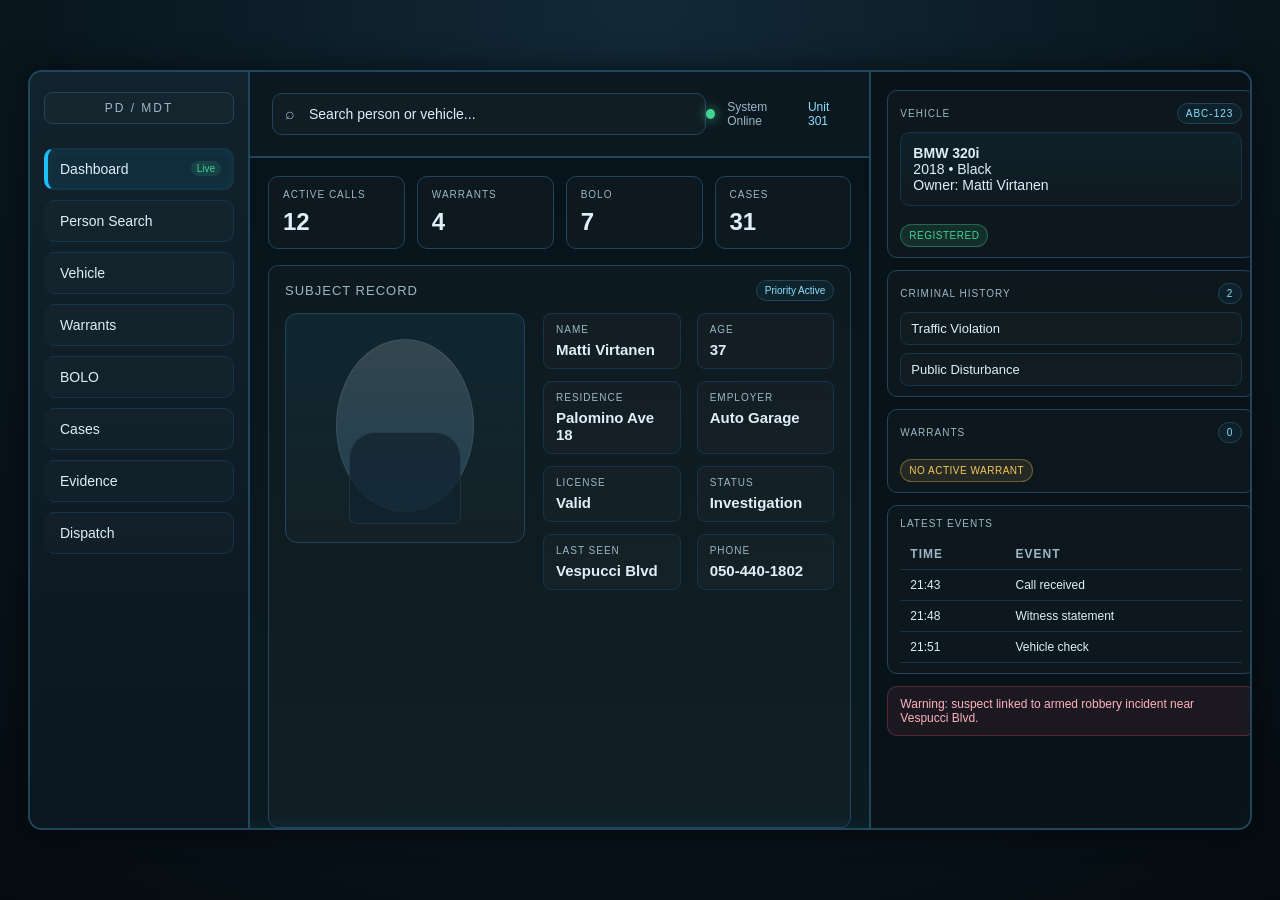
<file: resources/[core]/police_mdt/ui/index.html>
<!DOCTYPE html>
<html lang="en">
<head>
  <meta charset="UTF-8" />
  <meta name="viewport" content="width=device-width, initial-scale=1.0" />
  <title>Police MDT Mockup</title>
  <style>
    :root {
      --bg: #09161e;
      --panel: #0f1e2b;
      --panel-2: #142b39;
      --line: #21455b;
      --line-soft: #16354a;
      --accent: #1cc0ff;
      --accent-2: #8be0ff;
      --green: #42d392;
      --amber: #f7c65b;
      --red: #ff5d73;
      --text: #dfeef9;
      --muted: #9cb7c5;
      --dark: #091216;
    }

    * { box-sizing: border-box; }

    body {
      margin: 0;
      background: radial-gradient(circle at top, #122937 0%, #09161e 55%, #050c11 100%);
      color: var(--text);
      font-family: "Segoe UI", Tahoma, sans-serif;
    }

    .screen {
      width: 100%;
      height: 100vh;
      display: flex;
      justify-content: center;
      align-items: center;
      padding: 28px;
    }

    .mdt {
      width: 1280px;
      height: 760px;
      background: linear-gradient(180deg, rgba(7, 18, 25, 0.98), rgba(12, 27, 34, 0.98));
      border: 2px solid var(--line);
      border-radius: 14px;
      box-shadow: 0 0 30px rgba(0, 0, 0, 0.55), inset 0 0 18px rgba(28, 192, 255, 0.08);
      display: grid;
      grid-template-columns: 220px 1fr 400px;
      overflow: hidden;
    }

    .sidebar {
      background: linear-gradient(180deg, rgba(18, 36, 46, 0.9), rgba(11, 22, 31, 0.92));
      border-right: 2px solid var(--line);
      padding: 20px 14px;
    }

    .brand {
      font-size: 12px;
      letter-spacing: 2px;
      color: var(--muted);
      margin-bottom: 24px;
      text-transform: uppercase;
      padding: 8px 10px;
      border: 1px solid var(--line);
      background: rgba(255,255,255,0.02);
      border-radius: 8px;
      text-align: center;
    }

    .nav {
      display: flex;
      flex-direction: column;
      gap: 10px;
    }

    .nav-item {
      background: rgba(255,255,255,0.02);
      border: 1px solid var(--line-soft);
      border-left: 4px solid transparent;
      color: var(--text);
      padding: 12px 12px;
      border-radius: 10px;
      font-size: 14px;
      text-align: left;
    }

    .nav-item.active {
      border-left-color: var(--accent);
      background: rgba(28, 192, 255, 0.08);
      box-shadow: inset 0 0 12px rgba(28, 192, 255, 0.08);
    }

    .nav-item .tag {
      float: right;
      font-size: 10px;
      padding: 2px 6px;
      border-radius: 999px;
      background: rgba(66, 211, 146, 0.12);
      color: var(--green);
    }

    .content {
      display: grid;
      grid-template-rows: 86px 1fr;
      border-right: 2px solid var(--line);
    }

    .topbar {
      border-bottom: 2px solid var(--line);
      display: flex;
      align-items: center;
      justify-content: space-between;
      padding: 18px 22px;
      background: rgba(14, 25, 34, 0.85);
    }

    .search {
      display: flex;
      align-items: center;
      background: rgba(255,255,255,0.02);
      border: 1px solid var(--line);
      border-radius: 10px;
      width: 480px;
      height: 42px;
      padding: 0 12px;
      color: var(--muted);
    }

    .search input {
      background: transparent;
      border: none;
      outline: none;
      color: var(--text);
      width: 100%;
      font-size: 14px;
    }

    .status {
      display: flex;
      align-items: center;
      gap: 12px;
      font-size: 12px;
      color: var(--muted);
    }

    .dot {
      width: 10px;
      height: 10px;
      border-radius: 50%;
      background: var(--green);
      box-shadow: 0 0 12px rgba(66, 211, 146, 0.8);
    }

    .main-panel {
      padding: 18px 18px 0 18px;
      display: grid;
      grid-template-rows: auto 1fr;
      gap: 16px;
    }

    .stats {
      display: grid;
      grid-template-columns: repeat(4, minmax(0, 1fr));
      gap: 12px;
    }

    .stat {
      background: rgba(255,255,255,0.02);
      border: 1px solid var(--line);
      border-radius: 10px;
      padding: 12px 14px;
    }

    .stat .label {
      font-size: 10px;
      color: var(--muted);
      letter-spacing: 1px;
      text-transform: uppercase;
      margin-bottom: 8px;
    }

    .stat .value {
      font-size: 24px;
      font-weight: 700;
    }

    .panel {
      background: rgba(255,255,255,0.02);
      border: 1px solid var(--line);
      border-radius: 10px;
      padding: 14px 16px;
    }

    .panel-header {
      display: flex;
      justify-content: space-between;
      align-items: center;
      margin-bottom: 12px;
    }

    .panel-title {
      font-size: 13px;
      letter-spacing: 1px;
      text-transform: uppercase;
      color: var(--muted);
    }

    .chip {
      border: 1px solid var(--line);
      border-radius: 999px;
      font-size: 10px;
      padding: 4px 8px;
      color: var(--accent-2);
      background: rgba(28, 192, 255, 0.06);
    }

    .person-grid {
      display: grid;
      grid-template-columns: 240px 1fr;
      gap: 18px;
      margin-top: 8px;
    }

    .avatar-box {
      border: 1px solid var(--line);
      border-radius: 12px;
      height: 230px;
      background: linear-gradient(180deg, rgba(28, 192, 255, 0.08), rgba(255,255,255,0.02));
      position: relative;
      overflow: hidden;
    }

    .avatar-box::before {
      content: "";
      position: absolute;
      inset: 25px 50px 30px 50px;
      border-radius: 50%;
      background: linear-gradient(180deg, rgba(255,255,255,0.15), rgba(41, 86, 107, 0.6));
      border: 1px solid rgba(255,255,255,0.08);
    }

    .avatar-box::after {
      content: "";
      position: absolute;
      left: 50%;
      bottom: 18px;
      transform: translateX(-50%);
      width: 110px;
      height: 90px;
      border-radius: 26px 26px 8px 8px;
      background: rgba(16, 35, 46, 0.75);
      border: 1px solid rgba(255,255,255,0.08);
    }

    .person-info {
      display: grid;
      grid-template-columns: repeat(2, minmax(0, 1fr));
      gap: 12px 16px;
    }

    .info-block {
      background: rgba(255,255,255,0.02);
      border: 1px solid var(--line-soft);
      border-radius: 8px;
      padding: 10px 12px;
    }

    .info-block .k {
      font-size: 10px;
      color: var(--muted);
      letter-spacing: 1px;
      text-transform: uppercase;
      margin-bottom: 6px;
    }

    .info-block .v {
      font-size: 15px;
      font-weight: 600;
    }

    .right-column {
      padding: 18px 16px;
      background: rgba(9, 19, 25, 0.88);
    }

    .mini-card {
      background: rgba(255,255,255,0.02);
      border: 1px solid var(--line);
      border-radius: 10px;
      padding: 12px 12px 10px 12px;
      margin-bottom: 12px;
    }

    .label-row {
      display: flex;
      justify-content: space-between;
      align-items: center;
      margin-bottom: 8px;
      font-size: 10px;
      text-transform: uppercase;
      letter-spacing: 1px;
      color: var(--muted);
    }

    .vehicle-box {
      padding: 12px;
      border-radius: 10px;
      border: 1px solid var(--line-soft);
      background: linear-gradient(180deg, rgba(28,192,255,0.06), rgba(255,255,255,0.01));
      margin-bottom: 10px;
      font-size: 14px;
    }

    .badge {
      display: inline-block;
      padding: 5px 8px;
      border-radius: 999px;
      font-size: 10px;
      letter-spacing: 0.5px;
      text-transform: uppercase;
      margin-top: 8px;
    }

    .badge.green {
      background: rgba(66,211,146,0.12);
      color: var(--green);
      border: 1px solid rgba(66,211,146,0.35);
    }

    .badge.amber {
      background: rgba(247,198,91,0.1);
      color: var(--amber);
      border: 1px solid rgba(247,198,91,0.35);
    }

    .badge.red {
      background: rgba(255,93,115,0.1);
      color: var(--red);
      border: 1px solid rgba(255,93,115,0.35);
    }

    .list {
      list-style: none;
      padding: 0;
      margin: 0;
      display: flex;
      flex-direction: column;
      gap: 8px;
      font-size: 13px;
      color: var(--text);
    }

    .list li {
      border: 1px solid var(--line-soft);
      background: rgba(255,255,255,0.015);
      border-radius: 8px;
      padding: 8px 10px;
    }

    .table {
      width: 100%;
      border-collapse: collapse;
      margin-top: 10px;
      font-size: 12px;
    }

    .table th,
    .table td {
      text-align: left;
      padding: 8px 10px;
      border-bottom: 1px solid var(--line-soft);
    }

    .table th {
      color: var(--muted);
      font-weight: 600;
      text-transform: uppercase;
      letter-spacing: 1px;
    }

    .alert {
      background: rgba(255, 93, 115, 0.08);
      border: 1px solid rgba(255,93,115,0.25);
      color: #ffb1bf;
      border-radius: 10px;
      padding: 10px 12px;
      font-size: 12px;
      margin-top: 12px;
    }
  </style>
</head>
<body>
  <div class="screen">
    <div class="mdt">
      <aside class="sidebar">
        <div class="brand">PD / MDT</div>
        <div class="nav">
          <button class="nav-item active">Dashboard <span class="tag">Live</span></button>
          <button class="nav-item">Person Search</button>
          <button class="nav-item">Vehicle</button>
          <button class="nav-item">Warrants</button>
          <button class="nav-item">BOLO</button>
          <button class="nav-item">Cases</button>
          <button class="nav-item">Evidence</button>
          <button class="nav-item">Dispatch</button>
        </div>
      </aside>

      <main class="content">
        <header class="topbar">
          <div class="search">
            <span style="margin-right:12px;color:var(--muted);">⌕</span>
            <input value="Search person or vehicle..." />
          </div>
          <div class="status">
            <div class="dot"></div>
            <span>System Online</span>
            <span style="color:var(--accent-2);">Unit 301</span>
          </div>
        </header>

        <section class="main-panel">
          <div class="stats">
            <div class="stat">
              <div class="label">Active Calls</div>
              <div class="value">12</div>
            </div>
            <div class="stat">
              <div class="label">Warrants</div>
              <div class="value">4</div>
            </div>
            <div class="stat">
              <div class="label">BOLO</div>
              <div class="value">7</div>
            </div>
            <div class="stat">
              <div class="label">Cases</div>
              <div class="value">31</div>
            </div>
          </div>

          <div class="panel">
            <div class="panel-header">
              <div class="panel-title">Subject Record</div>
              <div class="chip">Priority Active</div>
            </div>

            <div class="person-grid">
              <div class="avatar-box"></div>

              <div class="person-info">
                <div class="info-block"><div class="k">Name</div><div class="v">Matti Virtanen</div></div>
                <div class="info-block"><div class="k">Age</div><div class="v">37</div></div>
                <div class="info-block"><div class="k">Residence</div><div class="v">Palomino Ave 18</div></div>
                <div class="info-block"><div class="k">Employer</div><div class="v">Auto Garage</div></div>
                <div class="info-block"><div class="k">License</div><div class="v">Valid</div></div>
                <div class="info-block"><div class="k">Status</div><div class="v">Investigation</div></div>
                <div class="info-block"><div class="k">Last Seen</div><div class="v">Vespucci Blvd</div></div>
                <div class="info-block"><div class="k">Phone</div><div class="v">050-440-1802</div></div>
              </div>
            </div>
          </div>
        </section>
      </main>

      <aside class="right-column">
        <div class="mini-card">
          <div class="label-row">
            <span>Vehicle</span>
            <span class="chip">ABC-123</span>
          </div>
          <div class="vehicle-box">
            <strong>BMW 320i</strong><br>
            2018 • Black<br>
            Owner: Matti Virtanen
          </div>
          <div class="badge green">Registered</div>
        </div>

        <div class="mini-card">
          <div class="label-row">
            <span>Criminal History</span>
            <span class="chip">2</span>
          </div>
          <ul class="list">
            <li>Traffic Violation</li>
            <li>Public Disturbance</li>
          </ul>
        </div>

        <div class="mini-card">
          <div class="label-row">
            <span>Warrants</span>
            <span class="chip">0</span>
          </div>
          <div class="badge amber">No active warrant</div>
        </div>

        <div class="mini-card">
          <div class="label-row">
            <span>Latest Events</span>
          </div>
          <table class="table">
            <thead>
              <tr>
                <th>Time</th>
                <th>Event</th>
              </tr>
            </thead>
            <tbody>
              <tr><td>21:43</td><td>Call received</td></tr>
              <tr><td>21:48</td><td>Witness statement</td></tr>
              <tr><td>21:51</td><td>Vehicle check</td></tr>
            </tbody>
          </table>
        </div>

        <div class="alert">Warning: suspect linked to armed robbery incident near Vespucci Blvd.</div>
      </aside>
    </div>
  </div>
</body>
</html>
</file>
